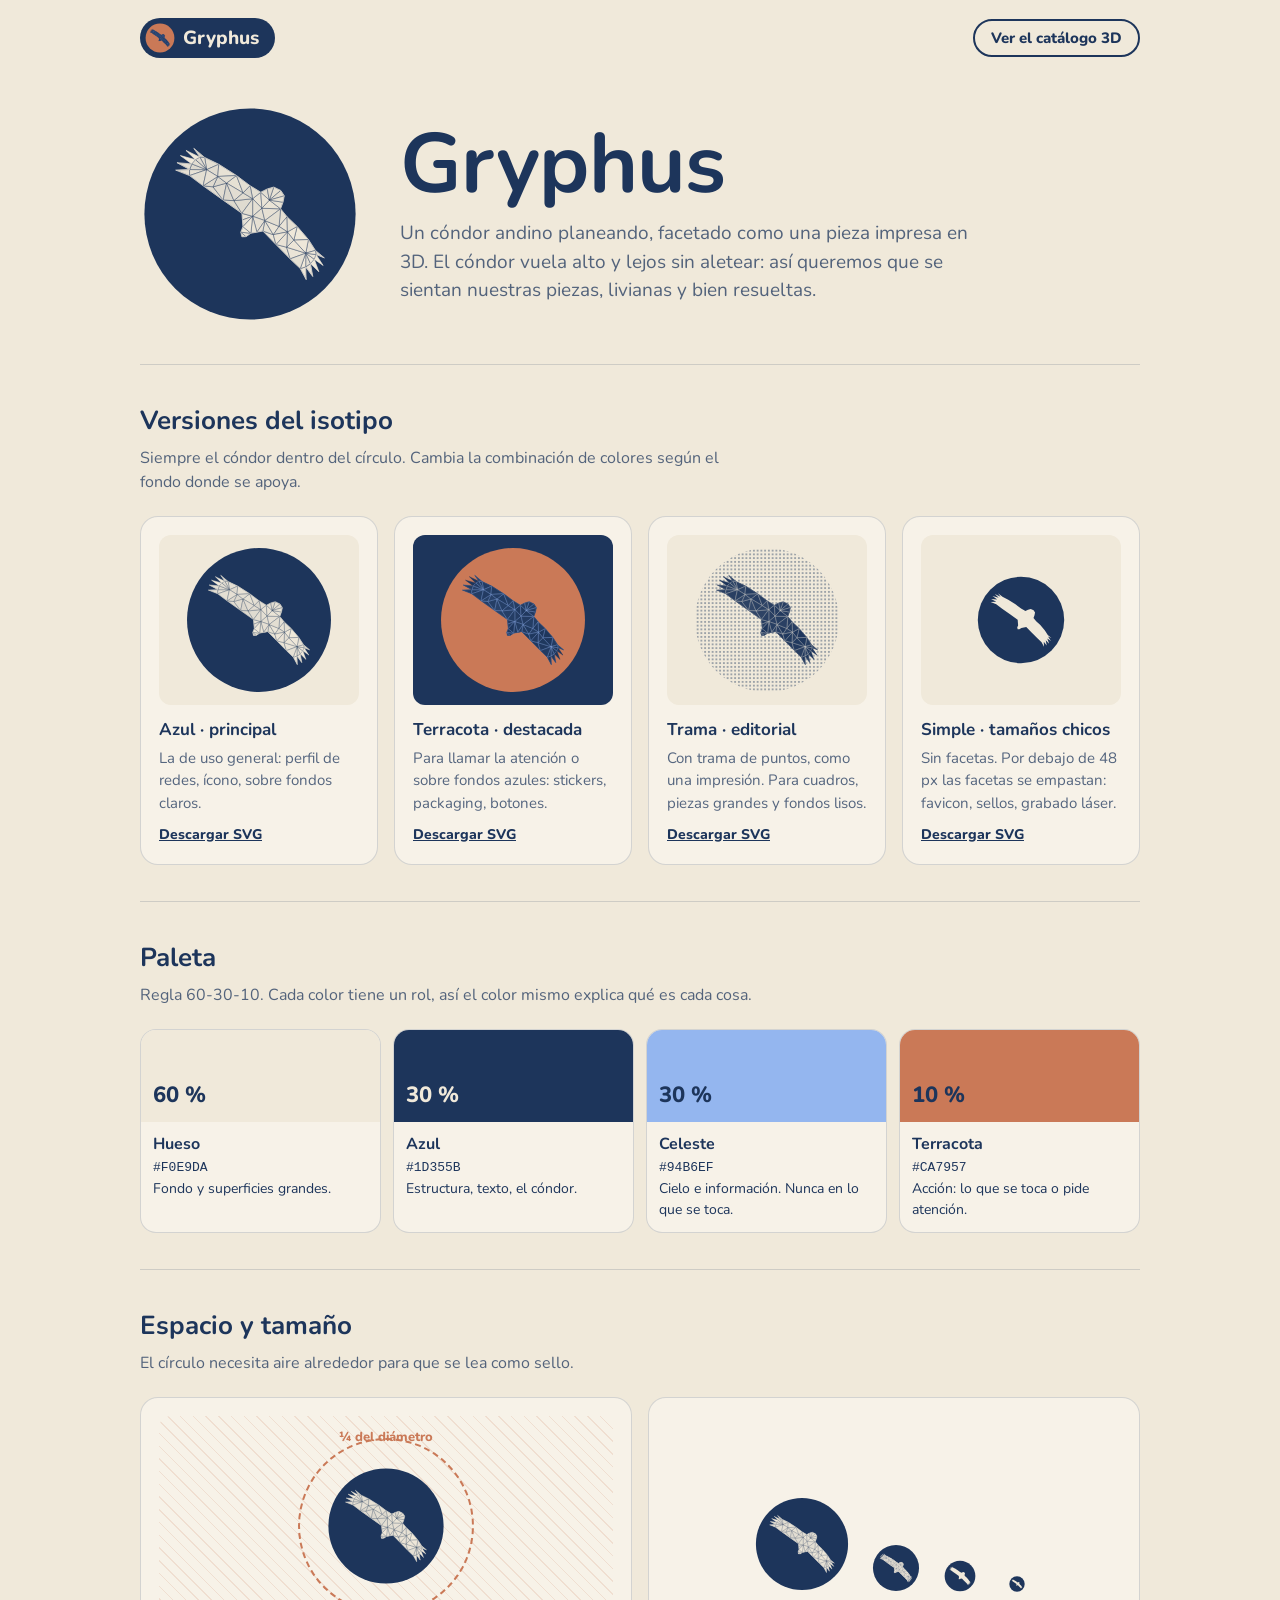
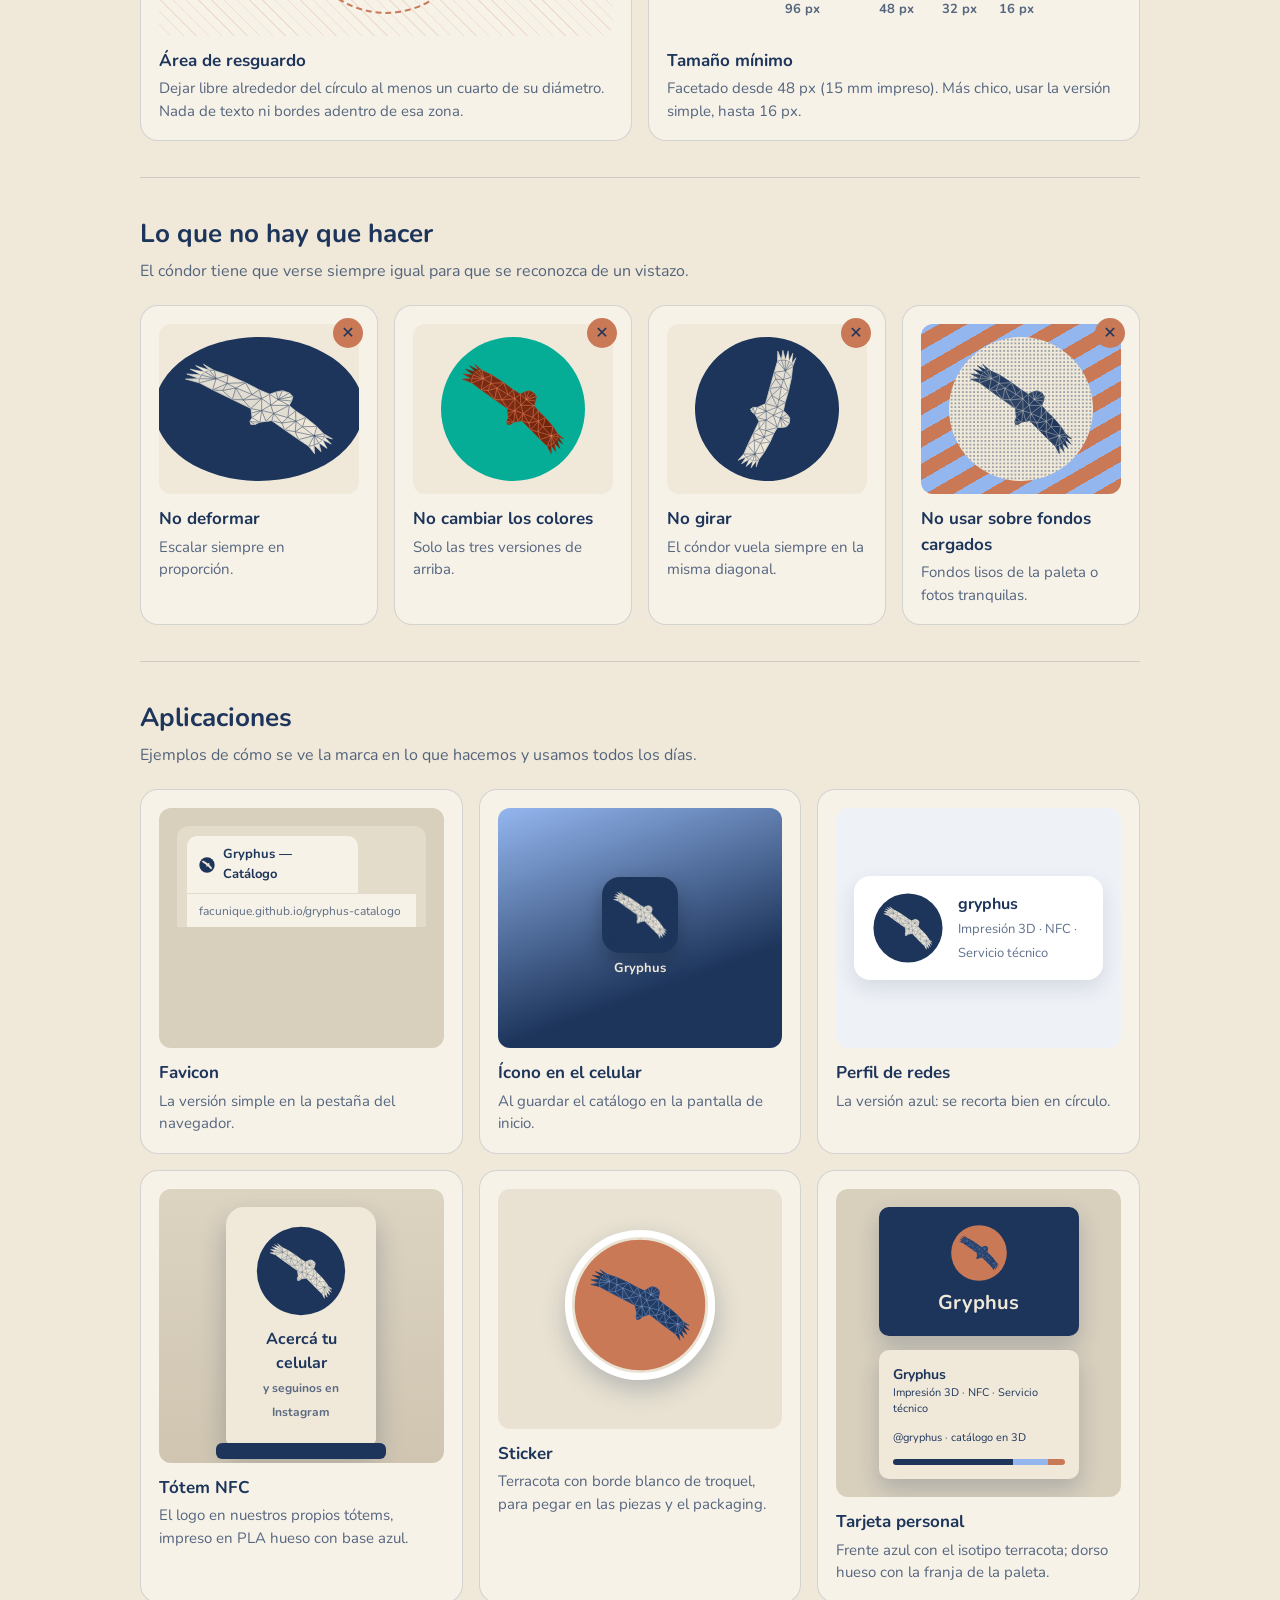
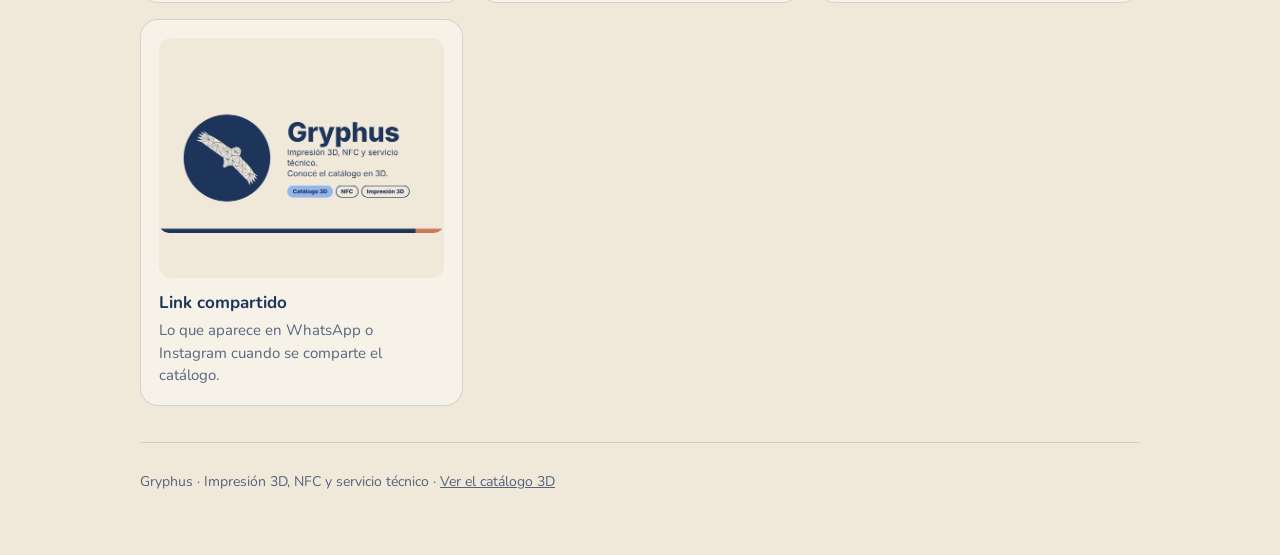
<file: marca.html>
<!doctype html>
<html lang="es">
<head>
  <meta charset="utf-8">
  <meta name="viewport" content="width=device-width, initial-scale=1">
  <title>Gryphus — Marca</title>
  <meta name="description" content="Manual de marca de Gryphus: isotipo, versiones, paleta y aplicaciones.">
  <link rel="icon" href="marca/isotipo-simple.svg" type="image/svg+xml">
  <link rel="apple-touch-icon" href="marca/icono-180.png">
  <meta property="og:title" content="Gryphus — Marca">
  <meta property="og:image" content="https://facunique.github.io/gryphus-catalogo/marca/og-imagen.png">
  <script>
    (function () {
      var t = null;
      try { t = localStorage.getItem('tema'); } catch (e) {}
      if (t !== 'claro' && t !== 'oscuro') t = matchMedia('(prefers-color-scheme: dark)').matches ? 'oscuro' : 'claro';
      document.documentElement.dataset.tema = t;
    })();
  </script>
  <link rel="preconnect" href="https://fonts.googleapis.com">
  <link rel="preconnect" href="https://fonts.gstatic.com" crossorigin>
  <link rel="stylesheet" href="https://fonts.googleapis.com/css2?family=Nunito:wght@400;700;800&display=swap">
  <style>
    :root {
      --hueso: #f0e9da; --azul: #1d355b; --terracota: #ca7957; --celeste: #94b6ef; --azul-profundo: #15284a;
      --fondo: var(--hueso); --superficie: #f7f2e8; --texto: var(--azul); --texto-suave: rgba(29, 53, 91, 0.74);
      --linea: rgba(29, 53, 91, 0.16);
      color-scheme: light;
    }
    :root[data-tema="oscuro"] {
      --fondo: var(--azul-profundo); --superficie: var(--azul); --texto: var(--hueso);
      --texto-suave: rgba(240, 233, 218, 0.76); --linea: rgba(240, 233, 218, 0.18);
      color-scheme: dark;
    }
    * { box-sizing: border-box; }
    body {
      margin: 0; background: var(--fondo); color: var(--texto);
      font-family: "Nunito", "Segoe UI", system-ui, sans-serif; line-height: 1.5;
    }
    a { color: inherit; }
    .envoltura { max-width: 1040px; margin: 0 auto; padding: 0 20px 64px; }
    header.barra {
      display: flex; align-items: center; justify-content: space-between; gap: 12px;
      padding: 18px 20px; max-width: 1040px; margin: 0 auto;
    }
    .marca-chip {
      display: inline-flex; align-items: center; gap: 8px; font-weight: 800; font-size: 19px;
      background: var(--texto); color: var(--fondo); border-radius: 999px; padding: 5px 16px 5px 5px; text-decoration: none;
    }
    .marca-chip img { width: 30px; height: 30px; display: block; }
    .solo-oscuro { display: none !important; }
    :root[data-tema="oscuro"] .solo-claro { display: none !important; }
    :root[data-tema="oscuro"] .solo-oscuro { display: block !important; }
    .boton {
      font: inherit; font-weight: 800; font-size: 15px; text-decoration: none; color: var(--texto);
      border: 2px solid var(--texto); border-radius: 999px; padding: 6px 16px; background: transparent; cursor: pointer;
    }
    .boton:focus-visible, .marca-chip:focus-visible { outline: 3px solid var(--terracota); outline-offset: 3px; }

    .portada { display: grid; grid-template-columns: auto 1fr; gap: 40px; align-items: center; padding: 28px 0 40px; }
    .portada img { width: 220px; height: 220px; }
    .portada h1 { font-size: clamp(44px, 8vw, 84px); margin: 0; line-height: 1; letter-spacing: -0.01em; }
    .portada p { font-size: 19px; color: var(--texto-suave); margin: 12px 0 0; max-width: 52ch; }
    @media (max-width: 640px) {
      .portada { grid-template-columns: 1fr; justify-items: start; gap: 20px; }
      .portada img { width: 140px; height: 140px; }
    }

    section { padding: 36px 0; border-top: 1px solid var(--linea); }
    h2 { font-size: 26px; margin: 0 0 6px; }
    .bajada { color: var(--texto-suave); margin: 0 0 22px; max-width: 62ch; }
    .rejilla { display: grid; gap: 16px; grid-template-columns: repeat(auto-fit, minmax(220px, 1fr)); }
    .tarjeta {
      background: var(--superficie); border: 1px solid var(--linea); border-radius: 18px; padding: 18px;
    }
    .tarjeta h3 { font-size: 17px; margin: 12px 0 4px; }
    .tarjeta p { margin: 0; font-size: 15px; color: var(--texto-suave); }
    .tarjeta .muestra { display: grid; place-items: center; min-height: 170px; border-radius: 12px; }
    .tarjeta .muestra img { width: 150px; height: 150px; }
    .descarga { display: inline-block; margin-top: 10px; font-size: 14px; font-weight: 800; }

    .paleta { display: grid; gap: 12px; grid-template-columns: repeat(auto-fit, minmax(170px, 1fr)); }
    .color { border-radius: 16px; overflow: hidden; border: 1px solid var(--linea); background: var(--superficie); }
    .color .parche { height: 92px; display: flex; align-items: flex-end; padding: 10px 12px; font-weight: 800; font-size: 22px; }
    .color div:last-child { padding: 10px 12px 12px; font-size: 14px; }
    .color b { display: block; font-size: 16px; }
    .color code { font-size: 13px; }

    .reglas { display: grid; gap: 16px; grid-template-columns: repeat(auto-fit, minmax(280px, 1fr)); }
    .resguardo { position: relative; display: grid; place-items: center; height: 220px; border-radius: 12px;
      background: repeating-linear-gradient(45deg, transparent 0 8px, rgba(202, 121, 87, 0.16) 8px 9px); }
    .resguardo .zona { padding: 26px; border: 2px dashed var(--terracota); border-radius: 50%; }
    .resguardo img { width: 120px; height: 120px; display: block; }
    .resguardo .cota { position: absolute; top: 12px; left: 50%; transform: translateX(-50%); font-size: 13px; font-weight: 800; color: var(--terracota); }
    .tamanos { display: flex; align-items: flex-end; gap: 22px; height: 220px; justify-content: center; padding-bottom: 16px; }
    .tamanos figure { margin: 0; text-align: center; font-size: 13px; font-weight: 700; color: var(--texto-suave); }
    .tamanos img { display: block; margin: 0 auto 8px; }

    .incorrecto { position: relative; }
    .incorrecto .muestra { overflow: hidden; }
    .incorrecto .muestra::after {
      content: "✕"; position: absolute; top: 12px; right: 14px; width: 30px; height: 30px; display: grid; place-items: center;
      font-weight: 800; background: var(--terracota); color: var(--azul); border-radius: 50%;
    }
    .estirado { transform: scaleX(1.45); }
    .recoloreado { filter: hue-rotate(150deg) saturate(1.6); }
    .rotado { transform: rotate(70deg); }
    .fondo-cargado { background: repeating-linear-gradient(-30deg, #ca7957 0 14px, #94b6ef 14px 28px); }

    /* Aplicaciones */
    .aplicaciones { display: grid; gap: 16px; grid-template-columns: repeat(auto-fit, minmax(300px, 1fr)); }
    .escena { min-height: 240px; border-radius: 12px; display: grid; place-items: center; padding: 18px; position: relative; overflow: hidden; }
    .pestana {
      width: 100%; max-width: 300px; background: #e4dccb; border-radius: 12px 12px 0 0; padding: 10px 10px 0; align-self: start;
    }
    .pestana .tab { display: flex; align-items: center; gap: 8px; background: #f7f2e8; border-radius: 10px 10px 0 0;
      padding: 9px 12px; font-size: 13px; font-weight: 700; color: #1d355b; width: 75%; }
    .pestana .tab img { width: 16px; height: 16px; }
    .pestana .url { background: #f7f2e8; height: 34px; border-top: 1px solid #e4dccb; padding: 8px 12px; font-size: 12px; color: rgba(29, 53, 91, 0.7); }
    .icono-app { display: flex; flex-direction: column; align-items: center; gap: 6px; font-size: 13px; font-weight: 700; color: #f0e9da; }
    .icono-app img { width: 76px; height: 76px; border-radius: 18px; box-shadow: 0 8px 20px rgba(0, 0, 0, 0.25); }
    .fondo-celu { background: linear-gradient(160deg, #94b6ef, #1d355b 70%); }

    .sticker img { width: 150px; height: 150px; border-radius: 50%; border: 7px solid #fff; transform: rotate(-8deg);
      box-shadow: 0 10px 24px rgba(29, 53, 91, 0.25); }
    .mesa { background: linear-gradient(#dcd3c1, #cfc5b1); }

    .totem { width: 150px; background: #f0e9da; border-radius: 18px 18px 6px 6px; padding: 18px 14px 22px; text-align: center;
      color: #1d355b; box-shadow: 0 14px 26px rgba(29, 53, 91, 0.28); position: relative; }
    .totem img { width: 92px; height: 92px; display: block; margin: 0 auto 10px; }
    .totem b { display: block; font-size: 16px; }
    .totem span { font-size: 12px; font-weight: 700; color: rgba(29, 53, 91, 0.7); }
    .totem::after { content: ""; position: absolute; left: -10px; right: -10px; bottom: -14px; height: 16px; background: #1d355b; border-radius: 6px; }

    .tarjetas { display: flex; gap: 14px; flex-wrap: wrap; justify-content: center; }
    .tarjeta-personal { width: 200px; aspect-ratio: 85 / 55; border-radius: 10px; padding: 14px; display: flex; flex-direction: column;
      justify-content: space-between; box-shadow: 0 10px 22px rgba(29, 53, 91, 0.22); }
    .tarjeta-personal.frente { background: #1d355b; color: #f0e9da; align-items: center; justify-content: center; gap: 6px; }
    .tarjeta-personal.frente img { width: 58px; height: 58px; }
    .tarjeta-personal.frente b { font-size: 20px; }
    .tarjeta-personal.dorso { background: #f0e9da; color: #1d355b; font-size: 11px; }
    .tarjeta-personal.dorso b { font-size: 14px; display: block; }
    .tarjeta-personal.dorso .franja { height: 6px; border-radius: 3px; background: linear-gradient(90deg, #1d355b 0 70%, #94b6ef 70% 90%, #ca7957 90%); }

    .perfil { display: flex; align-items: center; gap: 14px; background: #fff; border-radius: 16px; padding: 16px 18px; color: #1d355b;
      box-shadow: 0 8px 20px rgba(29, 53, 91, 0.12); max-width: 300px; width: 100%; }
    .perfil img { width: 72px; height: 72px; border-radius: 50%; }
    .perfil b { display: block; font-size: 16px; }
    .perfil span { font-size: 13px; color: rgba(29, 53, 91, 0.7); }

    footer { padding: 28px 0 0; color: var(--texto-suave); font-size: 14px; border-top: 1px solid var(--linea); }
  </style>
</head>
<body>
  <header class="barra">
    <a class="marca-chip" href="./" aria-label="Gryphus, ir al catálogo">
      <img class="solo-claro" src="marca/isotipo-terracota.svg" alt="">
      <img class="solo-oscuro" src="marca/isotipo-azul.svg" alt="">
      Gryphus
    </a>
    <a class="boton" href="./">Ver el catálogo 3D</a>
  </header>

  <main class="envoltura">
    <div class="portada">
      <img class="solo-claro" src="marca/isotipo-azul.svg" alt="Isotipo de Gryphus: un cóndor andino planeando, facetado, dentro de un círculo">
      <img class="solo-oscuro" src="marca/isotipo-terracota.svg" alt="Isotipo de Gryphus: un cóndor andino planeando, facetado, dentro de un círculo">
      <div>
        <h1>Gryphus</h1>
        <p>Un cóndor andino planeando, facetado como una pieza impresa en 3D. El cóndor vuela alto y lejos sin aletear: así queremos que se sientan nuestras piezas, livianas y bien resueltas.</p>
      </div>
    </div>

    <section aria-labelledby="t-versiones">
      <h2 id="t-versiones">Versiones del isotipo</h2>
      <p class="bajada">Siempre el cóndor dentro del círculo. Cambia la combinación de colores según el fondo donde se apoya.</p>
      <div class="rejilla">
        <div class="tarjeta">
          <div class="muestra" style="background:#f0e9da"><img src="marca/isotipo-azul.svg" alt="Versión azul"></div>
          <h3>Azul · principal</h3>
          <p>La de uso general: perfil de redes, ícono, sobre fondos claros.</p>
          <a class="descarga" href="marca/isotipo-azul.svg" download>Descargar SVG</a>
        </div>
        <div class="tarjeta">
          <div class="muestra" style="background:#1d355b"><img src="marca/isotipo-terracota.svg" alt="Versión terracota"></div>
          <h3>Terracota · destacada</h3>
          <p>Para llamar la atención o sobre fondos azules: stickers, packaging, botones.</p>
          <a class="descarga" href="marca/isotipo-terracota.svg" download>Descargar SVG</a>
        </div>
        <div class="tarjeta">
          <div class="muestra" style="background:#f0e9da"><img src="marca/isotipo-trama.svg" alt="Versión trama"></div>
          <h3>Trama · editorial</h3>
          <p>Con trama de puntos, como una impresión. Para cuadros, piezas grandes y fondos lisos.</p>
          <a class="descarga" href="marca/isotipo-trama.svg" download>Descargar SVG</a>
        </div>
        <div class="tarjeta">
          <div class="muestra" style="background:#f0e9da"><img src="marca/isotipo-simple.svg" alt="Versión simple" style="width:90px;height:90px"></div>
          <h3>Simple · tamaños chicos</h3>
          <p>Sin facetas. Por debajo de 48 px las facetas se empastan: favicon, sellos, grabado láser.</p>
          <a class="descarga" href="marca/isotipo-simple.svg" download>Descargar SVG</a>
        </div>
      </div>
    </section>

    <section aria-labelledby="t-paleta">
      <h2 id="t-paleta">Paleta</h2>
      <p class="bajada">Regla 60-30-10. Cada color tiene un rol, así el color mismo explica qué es cada cosa.</p>
      <div class="paleta">
        <div class="color"><div class="parche" style="background:#f0e9da;color:#1d355b">60 %</div><div><b>Hueso</b><code>#F0E9DA</code><br>Fondo y superficies grandes.</div></div>
        <div class="color"><div class="parche" style="background:#1d355b;color:#f0e9da">30 %</div><div><b>Azul</b><code>#1D355B</code><br>Estructura, texto, el cóndor.</div></div>
        <div class="color"><div class="parche" style="background:#94b6ef;color:#1d355b">30 %</div><div><b>Celeste</b><code>#94B6EF</code><br>Cielo e información. Nunca en lo que se toca.</div></div>
        <div class="color"><div class="parche" style="background:#ca7957;color:#1d355b">10 %</div><div><b>Terracota</b><code>#CA7957</code><br>Acción: lo que se toca o pide atención.</div></div>
      </div>
    </section>

    <section aria-labelledby="t-reglas">
      <h2 id="t-reglas">Espacio y tamaño</h2>
      <p class="bajada">El círculo necesita aire alrededor para que se lea como sello.</p>
      <div class="reglas">
        <div class="tarjeta">
          <div class="resguardo">
            <span class="cota">¼ del diámetro</span>
            <div class="zona"><img src="marca/isotipo-azul.svg" alt=""></div>
          </div>
          <h3>Área de resguardo</h3>
          <p>Dejar libre alrededor del círculo al menos un cuarto de su diámetro. Nada de texto ni bordes adentro de esa zona.</p>
        </div>
        <div class="tarjeta">
          <div class="tamanos">
            <figure><img src="marca/isotipo-azul.svg" alt="" width="96" height="96">96 px</figure>
            <figure><img src="marca/isotipo-azul.svg" alt="" width="48" height="48">48 px</figure>
            <figure><img src="marca/isotipo-simple.svg" alt="" width="32" height="32">32 px</figure>
            <figure><img src="marca/isotipo-simple.svg" alt="" width="16" height="16">16 px</figure>
          </div>
          <h3>Tamaño mínimo</h3>
          <p>Facetado desde 48 px (15 mm impreso). Más chico, usar la versión simple, hasta 16 px.</p>
        </div>
      </div>
    </section>

    <section aria-labelledby="t-incorrecto">
      <h2 id="t-incorrecto">Lo que no hay que hacer</h2>
      <p class="bajada">El cóndor tiene que verse siempre igual para que se reconozca de un vistazo.</p>
      <div class="rejilla">
        <div class="tarjeta incorrecto"><div class="muestra" style="background:#f0e9da"><img class="estirado" src="marca/isotipo-azul.svg" alt="Ejemplo incorrecto: logo estirado"></div><h3>No deformar</h3><p>Escalar siempre en proporción.</p></div>
        <div class="tarjeta incorrecto"><div class="muestra" style="background:#f0e9da"><img class="recoloreado" src="marca/isotipo-terracota.svg" alt="Ejemplo incorrecto: colores cambiados"></div><h3>No cambiar los colores</h3><p>Solo las tres versiones de arriba.</p></div>
        <div class="tarjeta incorrecto"><div class="muestra" style="background:#f0e9da"><img class="rotado" src="marca/isotipo-azul.svg" alt="Ejemplo incorrecto: logo girado"></div><h3>No girar</h3><p>El cóndor vuela siempre en la misma diagonal.</p></div>
        <div class="tarjeta incorrecto"><div class="muestra fondo-cargado"><img src="marca/isotipo-trama.svg" alt="Ejemplo incorrecto: sobre un fondo cargado"></div><h3>No usar sobre fondos cargados</h3><p>Fondos lisos de la paleta o fotos tranquilas.</p></div>
      </div>
    </section>

    <section aria-labelledby="t-aplicaciones">
      <h2 id="t-aplicaciones">Aplicaciones</h2>
      <p class="bajada">Ejemplos de cómo se ve la marca en lo que hacemos y usamos todos los días.</p>
      <div class="aplicaciones">
        <div class="tarjeta">
          <div class="escena" style="background:#d8cfbd">
            <div class="pestana">
              <div class="tab"><img src="marca/isotipo-simple.svg" alt="">Gryphus — Catálogo</div>
              <div class="url">facunique.github.io/gryphus-catalogo</div>
            </div>
          </div>
          <h3>Favicon</h3><p>La versión simple en la pestaña del navegador.</p>
        </div>
        <div class="tarjeta">
          <div class="escena fondo-celu"><div class="icono-app"><img src="marca/icono-180.png" alt="">Gryphus</div></div>
          <h3>Ícono en el celular</h3><p>Al guardar el catálogo en la pantalla de inicio.</p>
        </div>
        <div class="tarjeta">
          <div class="escena" style="background:#eef1f6"><div class="perfil"><img src="marca/isotipo-azul.svg" alt=""><div><b>gryphus</b><span>Impresión 3D · NFC · Servicio técnico</span></div></div></div>
          <h3>Perfil de redes</h3><p>La versión azul: se recorta bien en círculo.</p>
        </div>
        <div class="tarjeta">
          <div class="escena mesa"><div class="totem"><img src="marca/isotipo-azul.svg" alt=""><b>Acercá tu celular</b><span>y seguinos en Instagram</span></div></div>
          <h3>Tótem NFC</h3><p>El logo en nuestros propios tótems, impreso en PLA hueso con base azul.</p>
        </div>
        <div class="tarjeta">
          <div class="escena" style="background:#e9e2d2"><div class="sticker"><img src="marca/isotipo-terracota.svg" alt=""></div></div>
          <h3>Sticker</h3><p>Terracota con borde blanco de troquel, para pegar en las piezas y el packaging.</p>
        </div>
        <div class="tarjeta">
          <div class="escena" style="background:#d8cfbd">
            <div class="tarjetas">
              <div class="tarjeta-personal frente"><img src="marca/isotipo-terracota.svg" alt=""><b>Gryphus</b></div>
              <div class="tarjeta-personal dorso"><div><b>Gryphus</b>Impresión 3D · NFC · Servicio técnico</div><div>@gryphus · catálogo en 3D</div><div class="franja"></div></div>
            </div>
          </div>
          <h3>Tarjeta personal</h3><p>Frente azul con el isotipo terracota; dorso hueso con la franja de la paleta.</p>
        </div>
        <div class="tarjeta">
          <div class="escena" style="background:#f0e9da;padding:0"><img src="marca/og-imagen.png" alt="Vista previa del link" style="width:100%;border-radius:10px"></div>
          <h3>Link compartido</h3><p>Lo que aparece en WhatsApp o Instagram cuando se comparte el catálogo.</p>
        </div>
      </div>
    </section>

    <footer>Gryphus · Impresión 3D, NFC y servicio técnico · <a href="./">Ver el catálogo 3D</a></footer>
  </main>
</body>
</html>
</file>
